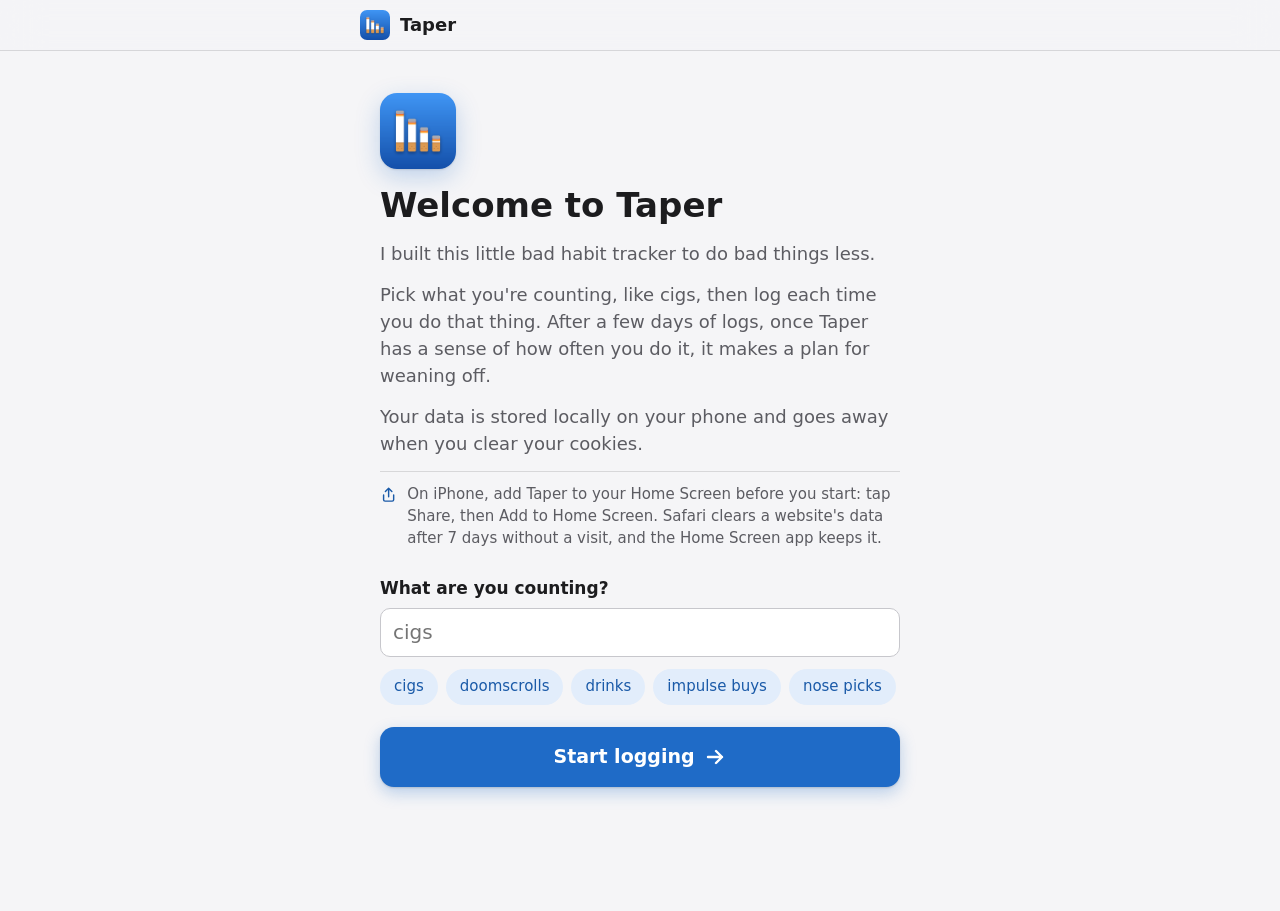
<file: docs/index.html>
<!doctype html>
<html lang="en">
<head>
<meta charset="utf-8">
<meta name="viewport" content="width=device-width, initial-scale=1, viewport-fit=cover">
<meta name="color-scheme" content="light dark">
<meta name="theme-color" content="#f5f5f7" media="(prefers-color-scheme: light)">
<meta name="theme-color" content="#000000" media="(prefers-color-scheme: dark)">
<meta name="apple-mobile-web-app-capable" content="yes">
<meta name="mobile-web-app-capable" content="yes">
<meta name="apple-mobile-web-app-status-bar-style" content="default">
<meta name="apple-mobile-web-app-title" content="Taper">
<meta name="robots" content="noindex">
<link rel="manifest" href="manifest.webmanifest">
<link rel="apple-touch-icon" href="icons/icon-180.png">
<link rel="icon" href="icons/icon-192.png" type="image/png">
<link rel="stylesheet" href="style.css">
<title>Taper</title>
<script>
  // Decide welcome or log before the page draws, so neither flashes on launch.
  try {
    var saved = JSON.parse(localStorage.getItem("taper"));
    if (!saved || !saved.unit) document.documentElement.classList.add("first-run");
  } catch (e) {
    document.documentElement.classList.add("first-run");
  }
</script>
</head>
<body>
<svg width="0" height="0" style="position:absolute" aria-hidden="true">
  <defs>
    <symbol id="i-plus" viewBox="0 0 24 24" fill="none" stroke="currentColor" stroke-width="2.2" stroke-linecap="round" stroke-linejoin="round"><circle cx="12" cy="12" r="9.5"/><path d="M12 7.5v9M7.5 12h9"/></symbol>
    <symbol id="i-clock" viewBox="0 0 24 24" fill="none" stroke="currentColor" stroke-width="2" stroke-linecap="round" stroke-linejoin="round"><circle cx="12" cy="12" r="9"/><path d="M12 7v5l3.5 2"/></symbol>
    <symbol id="i-up" viewBox="0 0 24 24" fill="none" stroke="currentColor" stroke-width="2" stroke-linecap="round" stroke-linejoin="round"><path d="M12 3v12M7.5 7.5 12 3l4.5 4.5M5 12.5V19a2 2 0 0 0 2 2h10a2 2 0 0 0 2-2v-6.5"/></symbol>
    <symbol id="i-down" viewBox="0 0 24 24" fill="none" stroke="currentColor" stroke-width="2" stroke-linecap="round" stroke-linejoin="round"><path d="M12 3v12M7.5 10.5 12 15l4.5-4.5M5 15v4a2 2 0 0 0 2 2h10a2 2 0 0 0 2-2v-4"/></symbol>
    <symbol id="i-table" viewBox="0 0 24 24" fill="none" stroke="currentColor" stroke-width="2" stroke-linecap="round" stroke-linejoin="round"><rect x="3.5" y="4" width="17" height="16" rx="2.5"/><path d="M3.5 9.5h17M3.5 14.5h17M9.5 9.5V20"/></symbol>
    <symbol id="i-info" viewBox="0 0 24 24" fill="none" stroke="currentColor" stroke-width="2" stroke-linecap="round" stroke-linejoin="round"><circle cx="12" cy="12" r="9"/><path d="M12 11v5.5M12 7.6v.01"/></symbol>
    <symbol id="i-pencil" viewBox="0 0 24 24" fill="none" stroke="currentColor" stroke-width="2" stroke-linecap="round" stroke-linejoin="round"><path d="M4 20h4.5L19.5 9a2.1 2.1 0 0 0-3-3L5.5 17 4 20z"/></symbol>
    <symbol id="i-x" viewBox="0 0 24 24" fill="none" stroke="currentColor" stroke-width="2" stroke-linecap="round" stroke-linejoin="round"><circle cx="12" cy="12" r="9"/><path d="m9 9 6 6M15 9l-6 6"/></symbol>
    <symbol id="i-trash" viewBox="0 0 24 24" fill="none" stroke="currentColor" stroke-width="2" stroke-linecap="round" stroke-linejoin="round"><path d="M4 7h16M9.5 7V4.5h5V7M6.5 7l1 13h9l1-13M10 11v5.5M14 11v5.5"/></symbol>
    <symbol id="i-undo" viewBox="0 0 24 24" fill="none" stroke="currentColor" stroke-width="2.2" stroke-linecap="round" stroke-linejoin="round"><path d="M9 14 4 9l5-5"/><path d="M4 9h10.5a5.5 5.5 0 0 1 0 11H11"/></symbol>
    <symbol id="i-alert" viewBox="0 0 24 24" fill="none" stroke="currentColor" stroke-width="2" stroke-linecap="round" stroke-linejoin="round"><path d="M12 3.5 2.5 20h19L12 3.5z"/><path d="M12 10v4.5M12 17.4v.01"/></symbol>
    <symbol id="i-check" viewBox="0 0 24 24" fill="none" stroke="currentColor" stroke-width="2.4" stroke-linecap="round" stroke-linejoin="round"><path d="m5 12.5 4.5 4.5L19 7.5"/></symbol>
    <symbol id="i-arrow" viewBox="0 0 24 24" fill="none" stroke="currentColor" stroke-width="2.4" stroke-linecap="round" stroke-linejoin="round"><path d="M5 12h14M13 6l6 6-6 6"/></symbol>
    <symbol id="i-more" viewBox="0 0 24 24" fill="none" stroke="currentColor" stroke-width="2.2" stroke-linecap="round" stroke-linejoin="round"><path d="m6 9 6 6 6-6"/></symbol>
  </defs>
</svg>

<header class="appbar">
  <div class="appbar-inner">
    <img src="icons/icon-180.png" alt="">
    <span>Taper</span>
  </div>
</header>

<main>
  <section id="welcome" aria-labelledby="welcome-h">
    <img class="welcome-icon" src="icons/icon-180.png" alt="">
    <h1 id="welcome-h">Welcome to Taper</h1>
    <p class="lead">I built this little bad habit tracker to do bad things less.</p>
    <p class="lead">Pick what you're counting, like cigs, then log each time you do that thing. After a few days of
      logs, once Taper has a sense of how often you do it, it makes a plan for weaning off.</p>
    <p class="lead">Your data is stored locally on your phone and goes away when you clear your cookies.</p>
    <div id="install-hint" class="note install-hint" hidden>
      <svg class="ic" aria-hidden="true"><use href="#i-up"/></svg>
      <p>On iPhone, add Taper to your Home Screen before you start: tap Share, then Add to Home Screen. Safari
        clears a website's data after 7 days without a visit, and the Home Screen app keeps it.</p>
    </div>
    <form id="unit-form" class="unit-form" novalidate>
      <label for="unit">What are you counting?</label>
      <input id="unit" type="text" placeholder="cigs" maxlength="24" autocomplete="off" autocapitalize="none" enterkeyhint="go">
      <div class="picks" aria-label="Ideas">
        <button type="button">cigs</button>
        <button type="button">doomscrolls</button>
        <button type="button">drinks</button>
        <button type="button">impulse buys</button>
        <button type="button">nose picks</button>
      </div>
      <button id="unit-submit" class="primary" type="submit"><span id="unit-submit-label">Start logging</span><svg class="ic" aria-hidden="true"><use href="#i-arrow"/></svg></button>
    </form>
  </section>

  <section id="today" aria-labelledby="today-date">
    <p id="today-date" class="date"></p>
    <p class="hero"><span id="count">0</span> <span id="count-note"></span></p>
    <div id="meter" class="meter" aria-hidden="true" hidden></div>
    <p id="meter-note" class="note" hidden></p>
    <p id="since" class="note"></p>
    <button id="log" class="primary" type="button"><svg class="ic" aria-hidden="true"><use href="#i-plus"/></svg><span id="log-label">Log one</span></button>
    <button id="missed-toggle" class="link" type="button" aria-expanded="false" aria-controls="missed"><svg class="ic" aria-hidden="true"><use href="#i-clock"/></svg>Add one I missed</button>
    <form id="missed" class="missed" novalidate hidden>
      <label for="missed-at">When</label>
      <input id="missed-at" type="datetime-local" required>
      <button type="submit" class="solid"><svg class="ic" aria-hidden="true"><use href="#i-check"/></svg>Add</button>
      <p id="missed-error" class="error" hidden></p>
    </form>
    <div id="backup-nudge" class="nudge" hidden>
      <svg class="ic" aria-hidden="true"><use href="#i-alert"/></svg>
      <div>
        <p id="backup-nudge-text" class="note"></p>
        <button id="backup-nudge-save" type="button" class="tinted"><svg class="ic" aria-hidden="true"><use href="#i-up"/></svg>Save a backup</button>
      </div>
    </div>
  </section>

  <section id="trends" aria-labelledby="trends-h">
    <h2 id="trends-h">Over time</h2>
    <p id="trends-empty" class="note">Your charts start with the first one you log.</p>
    <div id="trends-body" hidden>
      <div class="range" role="radiogroup" aria-label="Date range">
        <button type="button" role="radio" data-range="7">7 days</button>
        <button type="button" role="radio" data-range="30">30 days</button>
        <button type="button" role="radio" data-range="90">90 days</button>
        <button type="button" role="radio" data-range="0">All</button>
      </div>
      <div id="stats" class="stats"></div>
      <figure class="chart">
        <figcaption>
          <h3 id="day-title">Per day</h3>
          <ul id="day-legend" class="legend"></ul>
        </figcaption>
        <div id="day-chart" class="plot"></div>
        <details>
          <summary>Show the numbers</summary>
          <table id="day-table"></table>
        </details>
      </figure>
      <figure class="chart">
        <figcaption>
          <h3>Time of day</h3>
          <p class="note">Average per day in each hour</p>
        </figcaption>
        <div id="hour-chart" class="plot"></div>
        <details>
          <summary>Show the numbers</summary>
          <table id="hour-table"></table>
        </details>
      </figure>
    </div>
  </section>

  <section id="plan" aria-labelledby="plan-h">
    <h2 id="plan-h">Plan</h2>
    <p id="plan-summary" class="plan-summary"></p>
    <div id="plan-actions" class="buttons" hidden>
      <button id="plan-edit" type="button" class="tinted"><svg class="ic" aria-hidden="true"><use href="#i-pencil"/></svg><span id="plan-edit-label">Change plan</span></button>
      <button id="plan-end" type="button" class="link danger-text"><svg class="ic" aria-hidden="true"><use href="#i-x"/></svg>End plan</button>
    </div>
    <form id="plan-form" class="plan-form" novalidate hidden>
      <label class="field">Start at <input id="plan-start" type="number" inputmode="numeric" min="1" max="99" step="1" required> a day</label>
      <label class="field">Cut by <select id="plan-step"></select> every <select id="plan-every"></select></label>
      <label class="field">Starting <input id="plan-from" type="date" required></label>
      <p id="plan-preview" class="note"></p>
      <div class="buttons">
        <button type="submit" class="solid"><svg class="ic" aria-hidden="true"><use href="#i-check"/></svg>Save plan</button>
        <button id="plan-cancel" type="button" class="link">Cancel</button>
      </div>
    </form>
  </section>

  <section id="history" aria-labelledby="history-h">
    <h2 id="history-h">History</h2>
    <p id="history-empty" class="note">Nothing logged yet.</p>
    <p id="history-help" class="note" hidden>Tap a time to change it or remove it.</p>
    <ul id="history-list" class="days"></ul>
    <button id="history-more" type="button" class="link" hidden><svg class="ic" aria-hidden="true"><use href="#i-more"/></svg>Show earlier days</button>
  </section>

  <section id="settings" aria-labelledby="settings-h">
    <h2 id="settings-h">Settings</h2>
    <label class="field">Counting <input id="unit-setting" type="text" maxlength="24" autocomplete="off" autocapitalize="none"></label>
    <label class="field">My day ends at <select id="day-start"></select></label>
    <p class="note">Ones logged after midnight and before this time count toward the day before.</p>
    <p class="note backup-note">Everything stays on this phone. Save a backup now and then so you don't lose your log.</p>
    <div class="buttons">
      <button id="backup-save" type="button" class="tinted"><svg class="ic" aria-hidden="true"><use href="#i-up"/></svg>Save a backup</button>
      <button id="backup-restore" type="button" class="tinted"><svg class="ic" aria-hidden="true"><use href="#i-down"/></svg>Restore a backup</button>
      <button id="export-csv" type="button" class="link"><svg class="ic" aria-hidden="true"><use href="#i-table"/></svg>Export CSV</button>
      <button id="about" type="button" class="link"><svg class="ic" aria-hidden="true"><use href="#i-info"/></svg>About Taper</button>
    </div>
    <input id="backup-file" type="file" accept="application/json,.json" hidden>
  </section>
</main>

<div id="toast" class="toast" role="status" hidden>
  <span id="toast-text"></span>
  <button id="toast-undo" type="button"><svg class="ic" aria-hidden="true"><use href="#i-undo"/></svg>Undo</button>
</div>

<script src="app.js"></script>
</body>
</html>
</file>
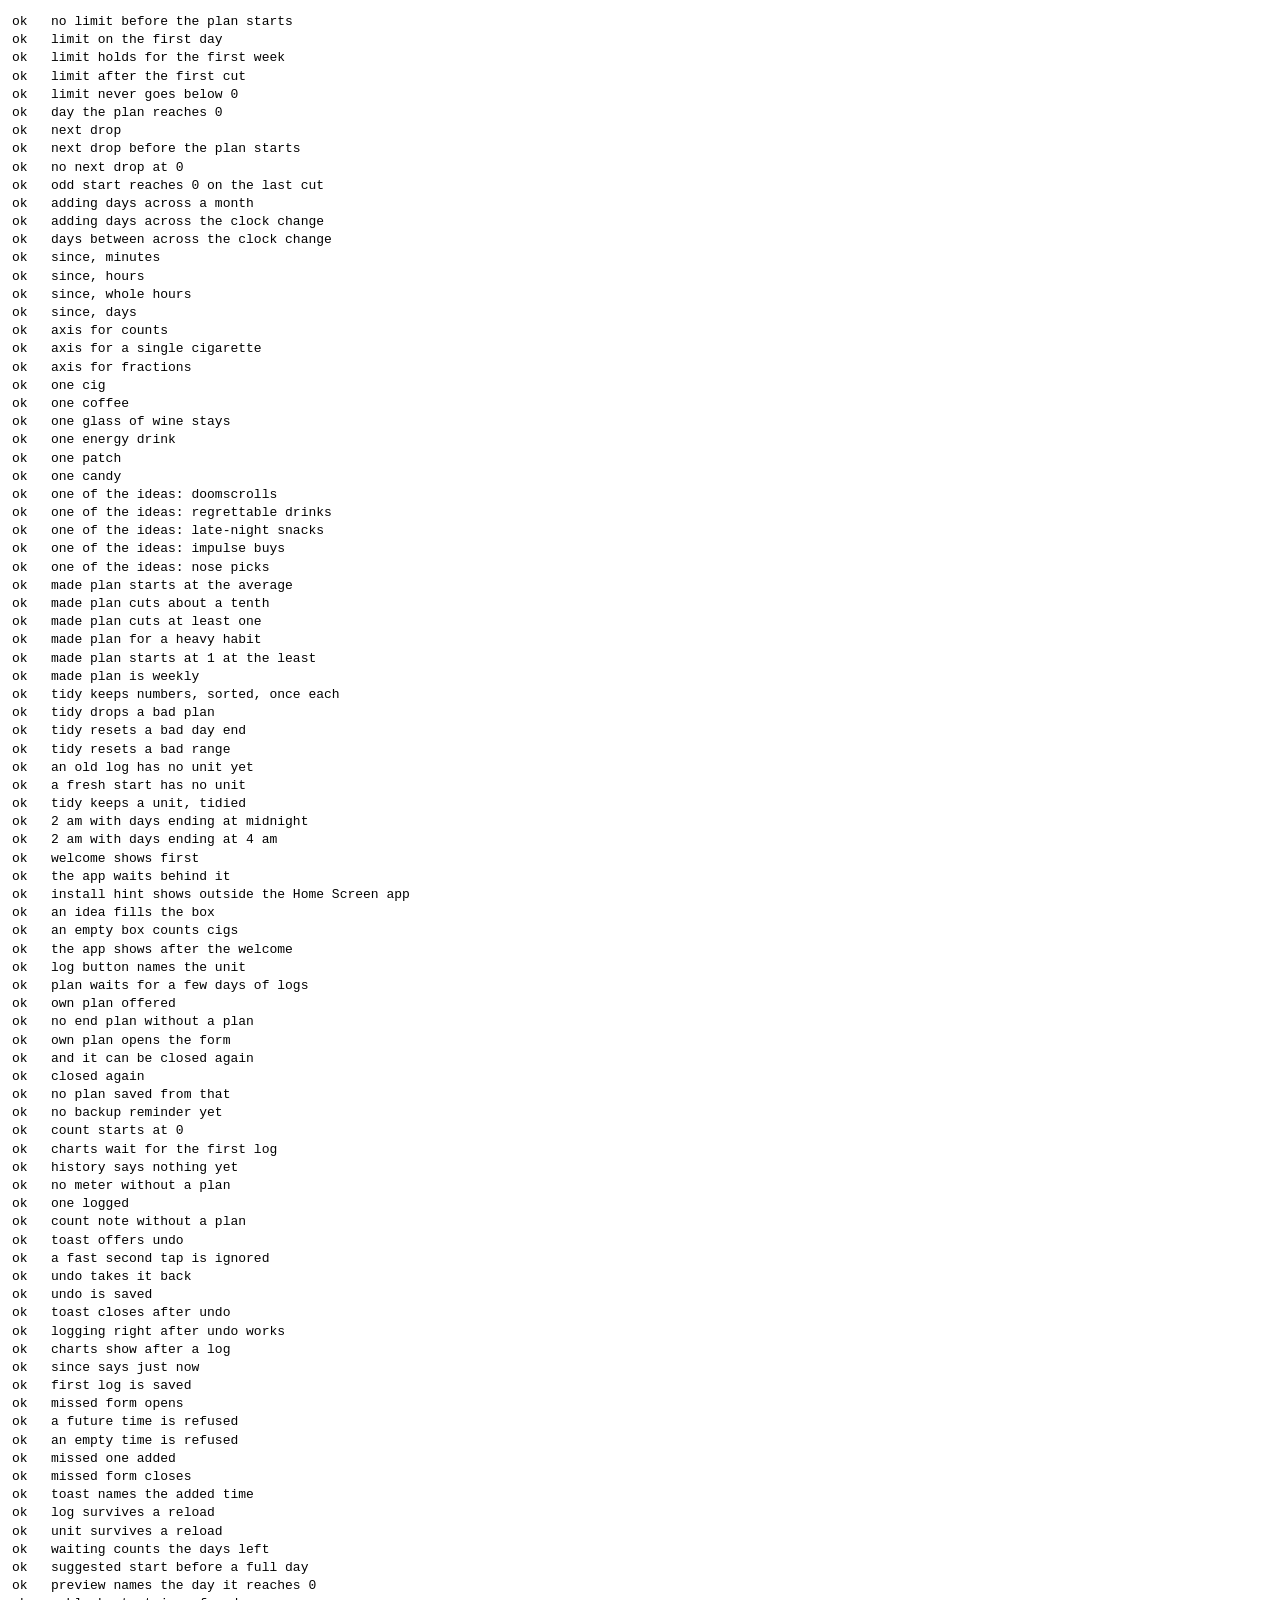
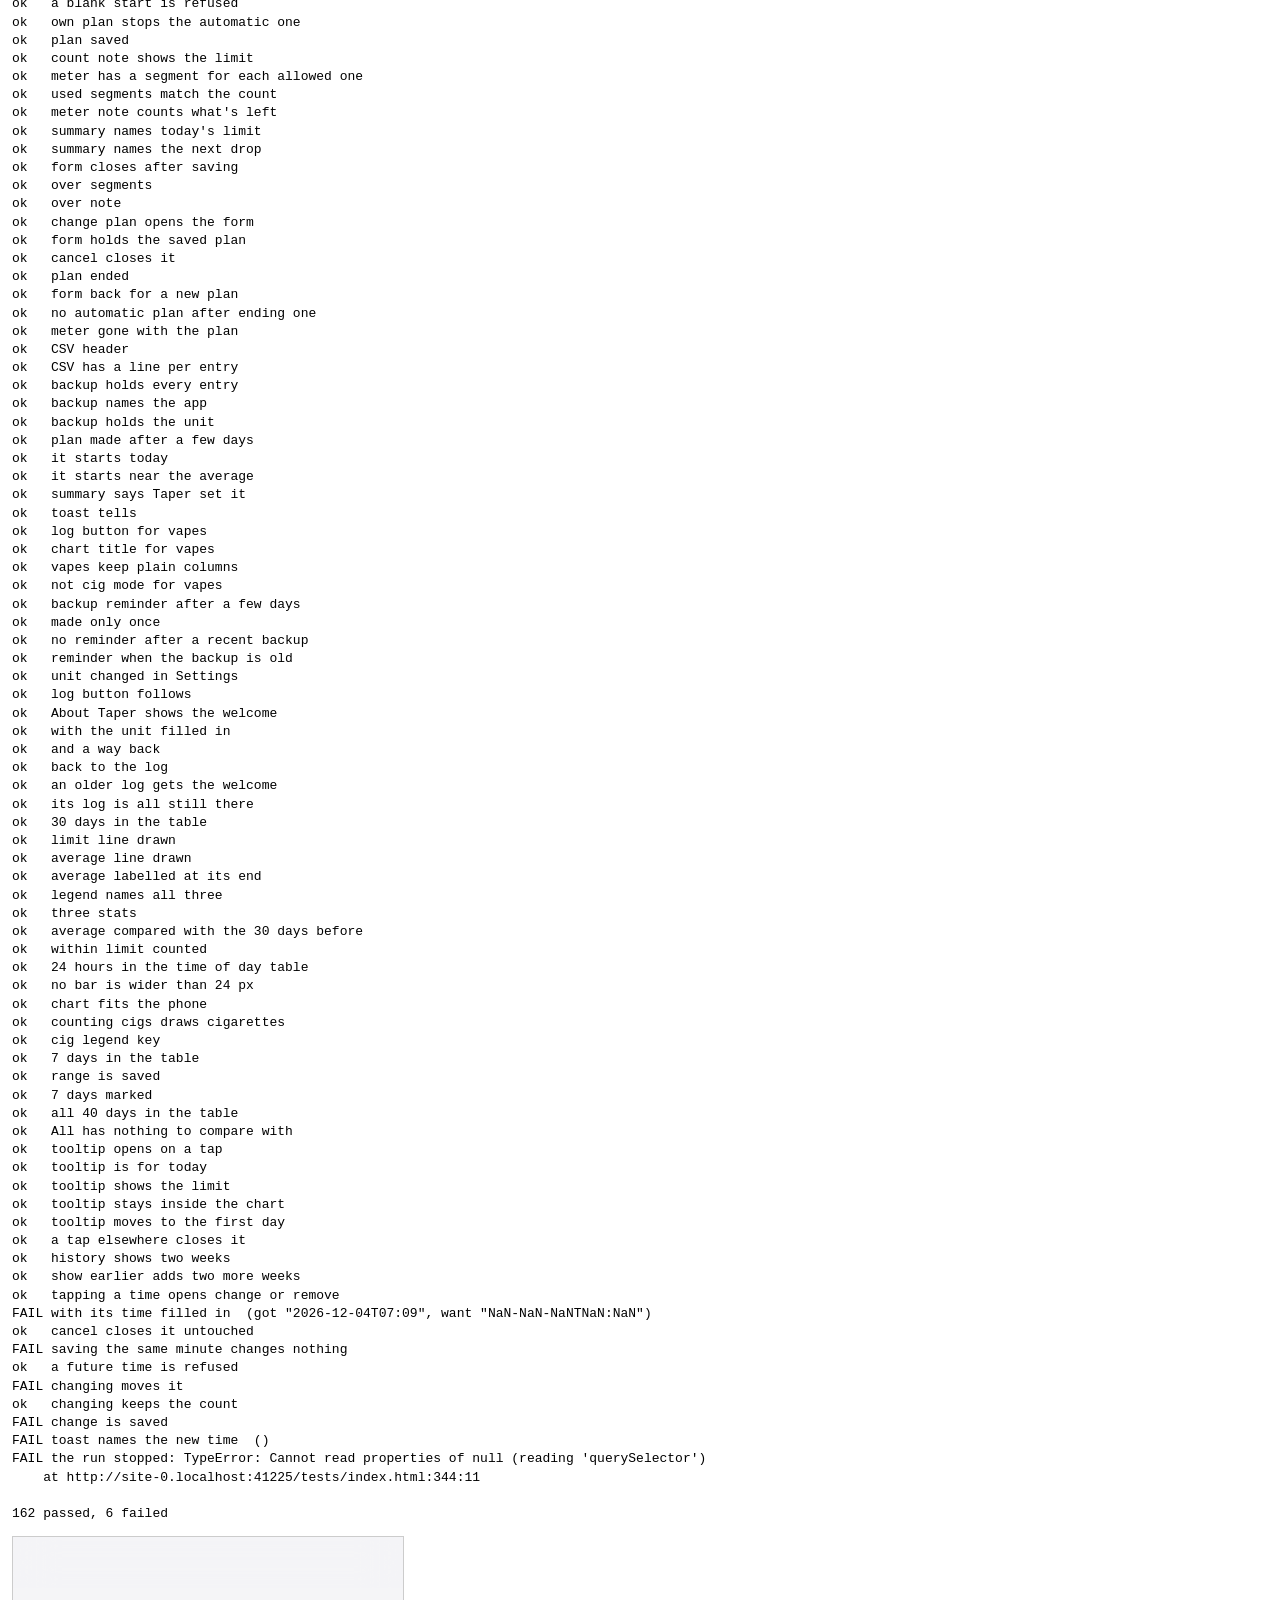
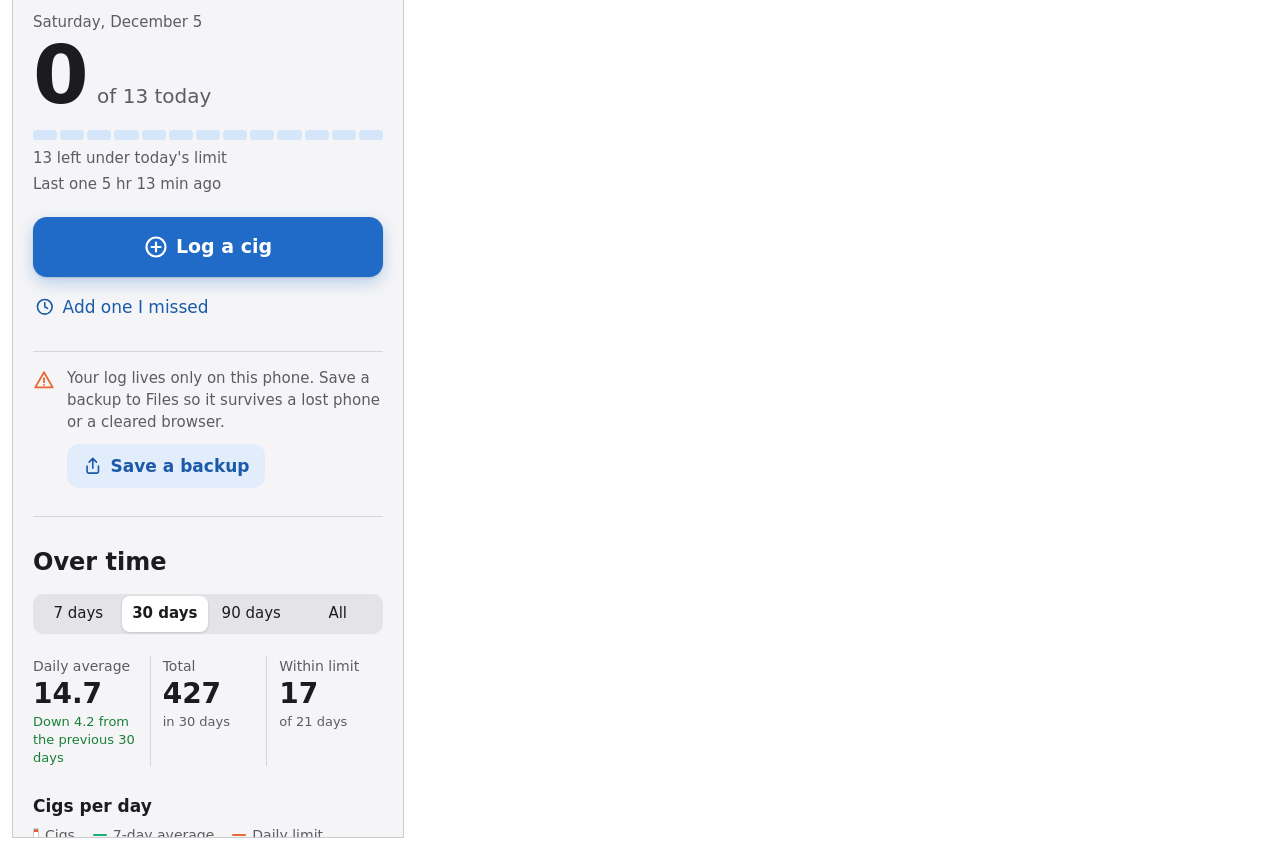
<file: tests/index.html>
<!doctype html>
<html lang="en">
<head>
<meta charset="utf-8">
<title>Taper tests</title>
<!-- Run with: python3 -I -B tools/run_tests.py . tests/index.html
     Opens the app in a phone-sized frame, drives it, and sets the title to PASSED or FAILED. -->
<style>
  body { font: 13px/1.4 ui-monospace, Menlo, monospace; margin: 12px; }
  iframe { width: 390px; height: 900px; border: 1px solid #ccc; }
</style>
<script src="fixtures.js"></script>
</head>
<body>
<pre id="out"></pre>
<iframe id="app" title="Taper under test"></iframe>
<script>
(async function () {
  "use strict";
  const out = document.getElementById("out");
  let passed = 0, failed = 0;

  const log = line => { out.textContent += line + "\n"; };
  function check(name, ok, detail) {
    if (ok) { passed++; log("ok   " + name); }
    else { failed++; log("FAIL " + name + (detail !== undefined ? "  (" + detail + ")" : "")); }
  }
  const eq = (name, got, want) => check(name, got === want, "got " + JSON.stringify(got) + ", want " + JSON.stringify(want));

  // The frame is blanked first: a storage change would otherwise reach the app still open in it.
  const load = (f, src) => new Promise(resolve => { f.onload = () => resolve(f.contentWindow); f.src = src; });
  async function open(state) {
    const f = document.getElementById("app");
    await load(f, "about:blank");
    if (state) localStorage.setItem("taper", JSON.stringify(state));
    else localStorage.removeItem("taper");
    return load(f, "../docs/index.html?run=" + Math.random());
  }

  const pad = n => String(n).padStart(2, "0");
  const localValue = ms => {
    const d = new Date(ms);
    return d.getFullYear() + "-" + pad(d.getMonth() + 1) + "-" + pad(d.getDate()) + "T" + pad(d.getHours()) + ":" + pad(d.getMinutes());
  };
  const saved = () => JSON.parse(localStorage.getItem("taper"));

  try {
    // ---------- the sums ----------
    let w = await open(null);
    let T = w.Taper;
    const plan = { start: 10, step: 2, every: 7, from: "2026-01-05" };
    eq("no limit before the plan starts", T.limitOn("2026-01-04", plan), null);
    eq("limit on the first day", T.limitOn("2026-01-05", plan), 10);
    eq("limit holds for the first week", T.limitOn("2026-01-11", plan), 10);
    eq("limit after the first cut", T.limitOn("2026-01-12", plan), 8);
    eq("limit never goes below 0", T.limitOn("2026-06-01", plan), 0);
    eq("day the plan reaches 0", T.zeroDay(plan), "2026-02-09");
    eq("next drop", JSON.stringify(T.nextDrop("2026-01-06", plan)), JSON.stringify({ key: "2026-01-12", limit: 8 }));
    eq("next drop before the plan starts", JSON.stringify(T.nextDrop("2026-01-01", plan)), JSON.stringify({ key: "2026-01-05", limit: 10 }));
    eq("no next drop at 0", T.nextDrop("2026-03-01", plan), null);
    eq("odd start reaches 0 on the last cut", T.zeroDay({ start: 5, step: 2, every: 7, from: "2026-01-05" }), "2026-01-26");
    eq("adding days across a month", T.addDays("2026-01-30", 3), "2026-02-02");
    eq("adding days across the clock change", T.addDays("2026-03-07", 2), "2026-03-09");
    eq("days between across the clock change", T.daysBetween("2026-03-01", "2026-03-15"), 14);
    eq("since, minutes", T.since(5 * 60000), "5 min");
    eq("since, hours", T.since(84 * 60000), "1 hr 24 min");
    eq("since, whole hours", T.since(120 * 60000), "2 hr");
    eq("since, days", T.since(26 * 3600000), "1 day 2 hr");
    eq("axis for counts", JSON.stringify(T.niceScale(13, true)), JSON.stringify({ step: 5, top: 15 }));
    eq("axis for a single cigarette", JSON.stringify(T.niceScale(1, true)), JSON.stringify({ step: 1, top: 1 }));
    eq("axis for fractions", T.niceScale(0.3, false).step, 0.1);
    eq("one cig", T.single("cigs"), "cig");
    eq("one coffee", T.single("coffees"), "coffee");
    eq("one glass of wine stays", T.single("glass of wine"), "glass of wine");
    eq("one energy drink", T.single("energy drinks"), "energy drink");
    eq("one patch", T.single("patches"), "patch");
    eq("one candy", T.single("candies"), "candy");
    for (const [many, each] of [["doomscrolls", "doomscroll"], ["regrettable drinks", "regrettable drink"],
      ["late-night snacks", "late-night snack"], ["impulse buys", "impulse buy"], ["nose picks", "nose pick"]]) {
      eq("one of the ideas: " + many, T.single(many), each);
    }
    eq("made plan starts at the average", T.makePlanFrom(14.4, "2026-01-05").start, 14);
    eq("made plan cuts about a tenth", T.makePlanFrom(14.4, "2026-01-05").step, 1);
    eq("made plan cuts at least one", T.makePlanFrom(3, "2026-01-05").step, 1);
    eq("made plan for a heavy habit", T.makePlanFrom(30, "2026-01-05").step, 3);
    eq("made plan starts at 1 at the least", T.makePlanFrom(0.2, "2026-01-05").start, 1);
    eq("made plan is weekly", T.makePlanFrom(10, "2026-01-05").every, 7);
    const tidied = T.tidy({ entries: [3, 1, "x", 2, 2, NaN], plan: { start: 0 }, dayStart: 9, range: 12 });
    eq("tidy keeps numbers, sorted, once each", JSON.stringify(tidied.entries), "[1,2,3]");
    eq("tidy drops a bad plan", tidied.plan, null);
    eq("tidy resets a bad day end", tidied.dayStart, 0);
    eq("tidy resets a bad range", tidied.range, 30);
    eq("an old log has no unit yet", tidied.unit, null);
    eq("a fresh start has no unit", T.tidy({ entries: [] }).unit, null);
    eq("tidy keeps a unit, tidied", T.tidy({ unit: "  Energy   Drinks ", entries: [] }).unit, "energy drinks");
    const twoAm = new Date(2026, 4, 10, 2, 0).getTime();
    eq("2 am with days ending at midnight", T.dayKey(twoAm), "2026-05-10");
    T.state.dayStart = 4;
    eq("2 am with days ending at 4 am", T.dayKey(twoAm), "2026-05-09");
    T.state.dayStart = 0;

    // ---------- a first run: the welcome ----------
    let d = w.document;
    let $ = s => d.querySelector(s);
    check("welcome shows first", d.documentElement.classList.contains("first-run") && $("#welcome").offsetHeight > 0);
    check("the app waits behind it", $("#today").offsetHeight === 0 && $("#settings").offsetHeight === 0);
    check("install hint shows outside the Home Screen app", !$("#install-hint").hidden);
    d.querySelectorAll("#welcome .picks button")[2].click();
    eq("an idea fills the box", $("#unit").value, "drinks");
    $("#unit").value = "";
    $("#unit-form").requestSubmit();
    eq("an empty box counts cigs", saved().unit, "cigs");
    check("the app shows after the welcome", !d.documentElement.classList.contains("first-run") && $("#today").offsetHeight > 0);
    eq("log button names the unit", $("#log").textContent, "Log a cig");
    check("plan waits for a few days of logs", $("#plan-form").hidden && /Log as usual for a few days/.test($("#plan-summary").textContent), $("#plan-summary").textContent);
    eq("own plan offered", $("#plan-edit").textContent, "Set my own plan");
    check("no end plan without a plan", $("#plan-end").hidden);
    $("#plan-edit").click();
    check("own plan opens the form", !$("#plan-form").hidden);
    check("and it can be closed again", !$("#plan-cancel").hidden);
    $("#plan-cancel").click();
    check("closed again", $("#plan-form").hidden);
    eq("no plan saved from that", saved().plan, null);
    check("no backup reminder yet", $("#backup-nudge").hidden);
    eq("count starts at 0", $("#count").textContent, "0");
    check("charts wait for the first log", !$("#trends-empty").hidden && $("#trends-body").hidden);
    check("history says nothing yet", !$("#history-empty").hidden);
    check("no meter without a plan", $("#meter").hidden && $("#meter-note").hidden);

    // ---------- logging, undo, the double tap guard ----------
    $("#log").click();
    eq("one logged", $("#count").textContent, "1");
    eq("count note without a plan", $("#count-note").textContent, "cig today");
    check("toast offers undo", !$("#toast").hidden && !$("#toast-undo").hidden);
    $("#log").click();
    eq("a fast second tap is ignored", $("#count").textContent, "1");
    $("#toast-undo").click();
    eq("undo takes it back", $("#count").textContent, "0");
    eq("undo is saved", saved().entries.length, 0);
    check("toast closes after undo", $("#toast").hidden);
    $("#log").click();
    eq("logging right after undo works", $("#count").textContent, "1");
    check("charts show after a log", $("#trends-empty").hidden && !$("#trends-body").hidden);
    check("since says just now", /just now/.test($("#since").textContent), $("#since").textContent);
    eq("first log is saved", saved().entries.length, 1);

    // ---------- adding one missed ----------
    $("#missed-toggle").click();
    check("missed form opens", !$("#missed").hidden);
    $("#missed-at").value = localValue(Date.now() + 3600000);
    $("#missed").requestSubmit();
    check("a future time is refused", !$("#missed-error").hidden && /hasn't happened/.test($("#missed-error").textContent), $("#missed-error").textContent);
    $("#missed-at").value = "";
    $("#missed").requestSubmit();
    check("an empty time is refused", /Pick a date/.test($("#missed-error").textContent));
    $("#missed-at").value = localValue(Date.now() - 3 * 60000);
    $("#missed").requestSubmit();
    eq("missed one added", T.state.entries.length, 2);
    check("missed form closes", $("#missed").hidden);
    check("toast names the added time", /^Added one at /.test($("#toast-text").textContent), $("#toast-text").textContent);

    // ---------- it survives a reload ----------
    w = await open(saved());
    T = w.Taper; d = w.document; $ = s => d.querySelector(s);
    eq("log survives a reload", T.state.entries.length, 2);
    eq("unit survives a reload", $("#log").textContent, "Log a cig");
    check("waiting counts the days left", /Log as usual for 3 more days/.test($("#plan-summary").textContent), $("#plan-summary").textContent);

    // ---------- a plan of your own ----------
    $("#plan-edit").click();
    eq("suggested start before a full day", $("#plan-start").value, "10");

    // ---------- a plan ----------
    $("#plan-start").value = "5";
    $("#plan-step").value = "1";
    $("#plan-every").value = "7";
    $("#plan-from").value = T.dayKey(Date.now());
    $("#plan-form").dispatchEvent(new w.Event("input", { bubbles: true }));
    check("preview names the day it reaches 0", /reaches 0 on/.test($("#plan-preview").textContent), $("#plan-preview").textContent);
    $("#plan-start").value = "";
    $("#plan-form").requestSubmit();
    eq("a blank start is refused", T.state.plan, null);
    $("#plan-start").value = "5";
    $("#plan-form").requestSubmit();
    check("own plan stops the automatic one", saved().autoPlanned === true);
    eq("plan saved", JSON.stringify(saved().plan), JSON.stringify({ start: 5, step: 1, every: 7, from: T.dayKey(Date.now()) }));
    eq("count note shows the limit", $("#count-note").textContent, "of 5 today");
    const today = Number($("#count").textContent);
    eq("meter has a segment for each allowed one", $("#meter").children.length, Math.max(5, today));
    eq("used segments match the count", $("#meter").querySelectorAll(".used").length, Math.min(5, today));
    check("meter note counts what's left", /left under today's limit/.test($("#meter-note").textContent), $("#meter-note").textContent);
    check("summary names today's limit", /Today's limit is 5\./.test($("#plan-summary").textContent), $("#plan-summary").textContent);
    check("summary names the next drop", /drops to 4 on/.test($("#plan-summary").textContent), $("#plan-summary").textContent);
    check("form closes after saving", $("#plan-form").hidden && !$("#plan-actions").hidden);

    // over the limit
    const base = Date.now() - 60000;
    for (let i = 0; i < 6; i++) T.state.entries.push(base - (i + 10) * 1000);
    T.state.entries.sort((a, b) => a - b);
    T.render();
    const now = Number($("#count").textContent);
    eq("over segments", $("#meter").querySelectorAll(".over").length, now - 5);
    eq("over note", $("#meter-note").textContent, (now - 5) + " over today's limit");

    // change, then end the plan
    $("#plan-edit").click();
    check("change plan opens the form", !$("#plan-form").hidden);
    eq("form holds the saved plan", $("#plan-start").value, "5");
    $("#plan-cancel").click();
    check("cancel closes it", $("#plan-form").hidden);
    w.confirm = () => true;
    $("#plan-end").click();
    eq("plan ended", T.state.plan, null);
    check("form back for a new plan", !$("#plan-form").hidden);
    check("no automatic plan after ending one", T.render() === undefined && T.state.plan === null);
    check("meter gone with the plan", $("#meter").hidden);

    // ---------- the files ----------
    const csv = await T.csvFile().text();
    const lines = csv.trim().split("\n");
    eq("CSV header", lines[0], "time,local_time,day");
    eq("CSV has a line per entry", lines.length - 1, T.state.entries.length);
    const backup = JSON.parse(await T.backupFile().text());
    eq("backup holds every entry", backup.entries.length, T.state.entries.length);
    eq("backup names the app", backup.app, "taper");
    eq("backup holds the unit", backup.unit, "cigs");

    // ---------- the automatic plan, from a few days of logs ----------
    w = await open(Object.assign(TaperFixtures.week(), { unit: "vapes" }));
    T = w.Taper; d = w.document; $ = s => d.querySelector(s);
    const auto = saved().plan;
    check("plan made after a few days", !!auto && auto.auto === true, JSON.stringify(auto));
    eq("it starts today", auto.from, T.dayKey(Date.now()));
    check("it starts near the average", auto.start >= 12 && auto.start <= 16, auto.start);
    check("summary says Taper set it", /Taper set it from your first days/.test($("#plan-summary").textContent), $("#plan-summary").textContent);
    check("toast tells", /made your plan/.test($("#toast-text").textContent), $("#toast-text").textContent);
    eq("log button for vapes", $("#log").textContent, "Log a vape");
    eq("chart title for vapes", $("#day-title").textContent, "Vapes per day");
    check("vapes keep plain columns", !d.querySelector("#day-chart .cig") && !!d.querySelector("#day-chart path.bar"));
    eq("not cig mode for vapes", T.cigMode(), false);
    check("backup reminder after a few days", !$("#backup-nudge").hidden && /only on this phone/.test($("#backup-nudge-text").textContent));
    w = await open(saved());
    T = w.Taper; d = w.document; $ = s => d.querySelector(s);
    eq("made only once", JSON.stringify(saved().plan), JSON.stringify(auto));
    const fresh = Date.now() - 3600000;
    w = await open(Object.assign(TaperFixtures.week(), { unit: "vapes", backedUp: fresh }));
    d = w.document; $ = s => d.querySelector(s);
    check("no reminder after a recent backup", $("#backup-nudge").hidden);
    w = await open(Object.assign(TaperFixtures.week(), { unit: "vapes", backedUp: Date.now() - 4 * 864e5 - 20 * 864e5 }));
    d = w.document; $ = s => d.querySelector(s);
    check("reminder when the backup is old", !$("#backup-nudge").hidden && /last backup was 24 days ago/.test($("#backup-nudge-text").textContent), $("#backup-nudge-text").textContent);
    $("#unit-setting").value = "Energy Drinks";
    $("#unit-setting").dispatchEvent(new w.Event("change", { bubbles: true }));
    eq("unit changed in Settings", saved().unit, "energy drinks");
    eq("log button follows", $("#log").textContent, "Log an energy drink");
    $("#about").click();
    check("About Taper shows the welcome", d.documentElement.classList.contains("first-run"));
    eq("with the unit filled in", $("#unit").value, "energy drinks");
    eq("and a way back", $("#unit-submit").textContent.trim(), "Back to my log");
    $("#unit-form").requestSubmit();
    check("back to the log", !d.documentElement.classList.contains("first-run") && saved().unit === "energy drinks");

    // ---------- a log from before the unit was asked ----------
    const old = TaperFixtures.week();
    delete old.unit;
    w = await open(old);
    d = w.document; $ = s => d.querySelector(s);
    check("an older log gets the welcome", d.documentElement.classList.contains("first-run"));
    $("#unit").value = "cigs";
    $("#unit-form").requestSubmit();
    eq("its log is all still there", saved().entries.length, old.entries.length);

    // ---------- charts with a month of made-up logs ----------
    w = await open(TaperFixtures.month());
    T = w.Taper; d = w.document; $ = s => d.querySelector(s);
    const rows = id => d.querySelectorAll(id + " tbody tr").length;
    eq("30 days in the table", rows("#day-table"), 30);
    check("limit line drawn", !!$("#day-chart .limit-line"));
    check("average line drawn", !!$("#day-chart .avg-line"));
    check("average labelled at its end", !!$("#day-chart .end-label"));
    eq("legend names all three", d.querySelectorAll("#day-legend li").length, 3);
    eq("three stats", d.querySelectorAll("#stats .stat").length, 3);
    check("average compared with the 30 days before", /previous 30 days/.test($("#stats").textContent), $("#stats").textContent);
    check("within limit counted", /Within limit/.test($("#stats").textContent));
    eq("24 hours in the time of day table", rows("#hour-table"), 24);
    check("no bar is wider than 24 px", Array.from(d.querySelectorAll("#day-chart .bar")).every(b => b.getBBox().width <= 24.01));
    const svg = $("#day-chart svg");
    check("chart fits the phone", svg.getBoundingClientRect().width <= d.documentElement.clientWidth);
    check("counting cigs draws cigarettes", d.querySelectorAll("#day-chart .bar.cig").length > 0 && !!$("#day-chart .cig-filter") && !!$("#day-chart .cig-ember"));
    check("cig legend key", d.documentElement.classList.contains("cigs"));

    d.querySelector('.range [data-range="7"]').click();
    eq("7 days in the table", rows("#day-table"), 7);
    eq("range is saved", saved().range, 7);
    eq("7 days marked", d.querySelector('.range [data-range="7"]').getAttribute("aria-checked"), "true");
    d.querySelector('.range [data-range="0"]').click();
    eq("all 40 days in the table", rows("#day-table"), 40);
    check("All has nothing to compare with", !/previous/.test($("#stats").textContent));

    // tooltip: a tap on the newest column, then a tap elsewhere
    d.querySelector('.range [data-range="30"]').click();
    const hit = $("#day-chart .hit").getBoundingClientRect();
    $("#day-chart .hit").dispatchEvent(new w.PointerEvent("pointerdown", { bubbles: true, clientX: hit.right - 2, clientY: hit.top + 60, pointerType: "touch" }));
    const tip = $("#day-chart .tip");
    check("tooltip opens on a tap", !tip.hidden);
    check("tooltip is for today", /^Today/.test(tip.querySelector(".tip-title").textContent), tip.textContent);
    check("tooltip shows the limit", /limit/.test(tip.textContent), tip.textContent);
    const width = $("#day-chart svg").clientWidth;
    check("tooltip stays inside the chart", tip.offsetLeft >= 0 && tip.offsetLeft + tip.offsetWidth <= width + 1, tip.offsetLeft + " + " + tip.offsetWidth + " in " + width);
    $("#day-chart .hit").dispatchEvent(new w.PointerEvent("pointerdown", { bubbles: true, clientX: hit.left + 2, clientY: hit.top + 60, pointerType: "touch" }));
    check("tooltip moves to the first day", !/^Today/.test(tip.querySelector(".tip-title").textContent));
    d.body.dispatchEvent(new w.PointerEvent("pointerdown", { bubbles: true }));
    check("a tap elsewhere closes it", tip.hidden);

    // ---------- history ----------
    eq("history shows two weeks", d.querySelectorAll("#history-list .day").length, 14);
    $("#history-more").click();
    eq("show earlier adds two more weeks", d.querySelectorAll("#history-list .day").length, 28);
    const before = T.state.entries.length;
    const firstTime = () => d.querySelector("#history-list .time");
    const newest = T.state.entries.find(t => T.dayKey(t) === T.dayKey(Date.now()));   // the first time shown: today's earliest
    firstTime().click();
    const edit = () => d.querySelector("#history-list .edit");
    check("tapping a time opens change or remove", !!edit());
    eq("with its time filled in", edit().querySelector("input").value, localValue(newest));
    edit().querySelector(".link").click();
    check("cancel closes it untouched", !edit() && T.state.entries.length === before);
    firstTime().click();
    edit().requestSubmit();
    check("saving the same minute changes nothing", !edit() && T.state.entries.includes(newest));
    firstTime().click();
    edit().querySelector("input").value = localValue(Date.now() + 3600000);
    edit().requestSubmit();
    check("a future time is refused", !!edit() && /hasn't happened/.test(edit().querySelector(".error").textContent));
    const moved = newest - 10 * 60000;
    edit().querySelector("input").value = localValue(moved);
    edit().requestSubmit();
    const movedTo = new Date(localValue(moved)).getTime();
    check("changing moves it", !T.state.entries.includes(newest) && T.state.entries.includes(movedTo));
    eq("changing keeps the count", T.state.entries.length, before);
    check("change is saved", saved().entries.includes(movedTo));
    check("toast names the new time", /^Moved to /.test($("#toast-text").textContent), $("#toast-text").textContent);
    firstTime().click();
    edit().querySelector(".danger").click();
    eq("remove takes one out", T.state.entries.length, before - 1);
    eq("removal is saved", saved().entries.length, before - 1);

    // ---------- day end setting ----------
    const sel = $("#day-start");
    sel.value = "4";
    sel.dispatchEvent(new w.Event("change", { bubbles: true }));
    eq("day end is saved", saved().dayStart, 4);
    eq("time of day chart starts at 4 am", $("#hour-table tbody tr").firstChild.textContent, "4 AM to 5 AM");

    // ---------- a long log draws weeks ----------
    w = await open(TaperFixtures.year());
    d = w.document; $ = s => d.querySelector(s);
    eq("long range switches to weeks", $("#day-title").textContent, "Average per day, by week");
    eq("weeks table header", d.querySelector("#day-table th").textContent, "Week of");
    check("week rows", rows("#day-table") >= 28 && rows("#day-table") <= 30, rows("#day-table"));
  } catch (e) {
    failed++;
    log("FAIL the run stopped: " + (e && e.stack ? e.stack : e));
  }

  log("\n" + passed + " passed, " + failed + " failed");
  document.title = failed ? "FAILED" : "PASSED";
})();
</script>
</body>
</html>
</file>
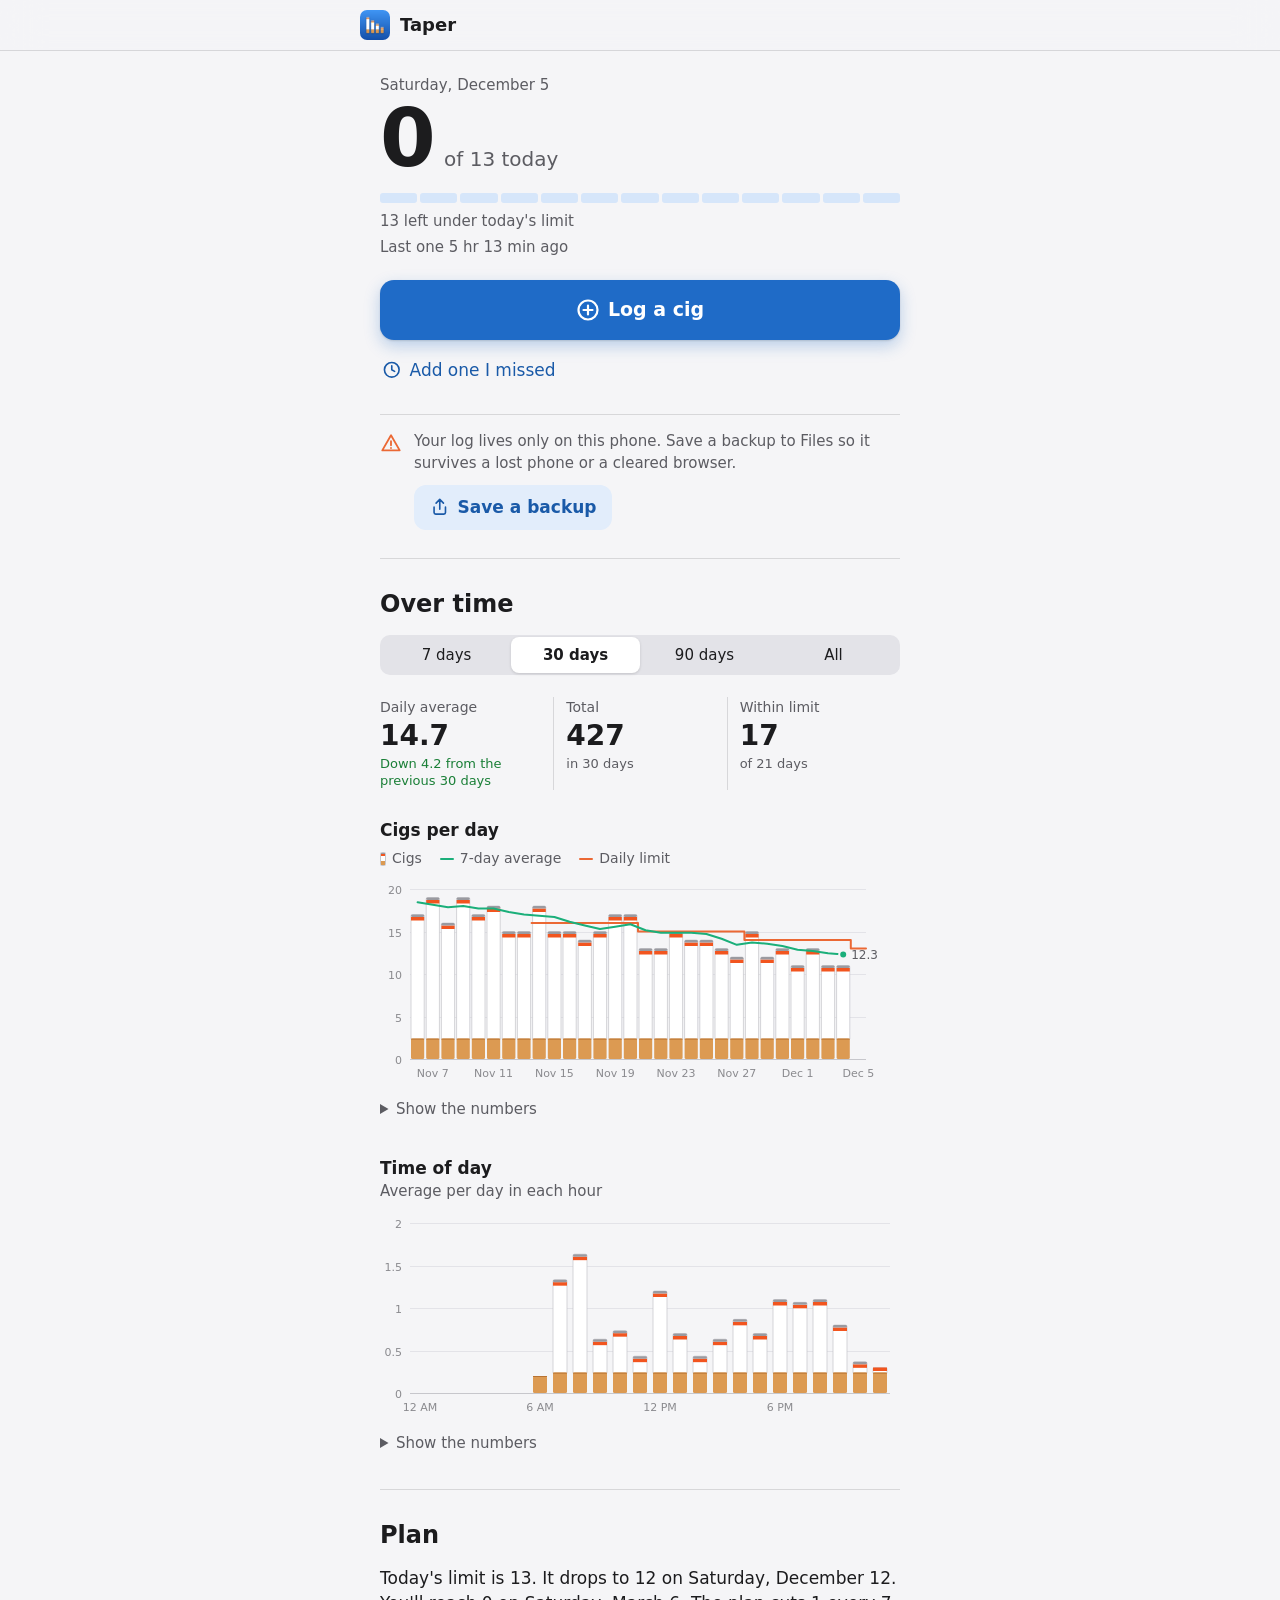
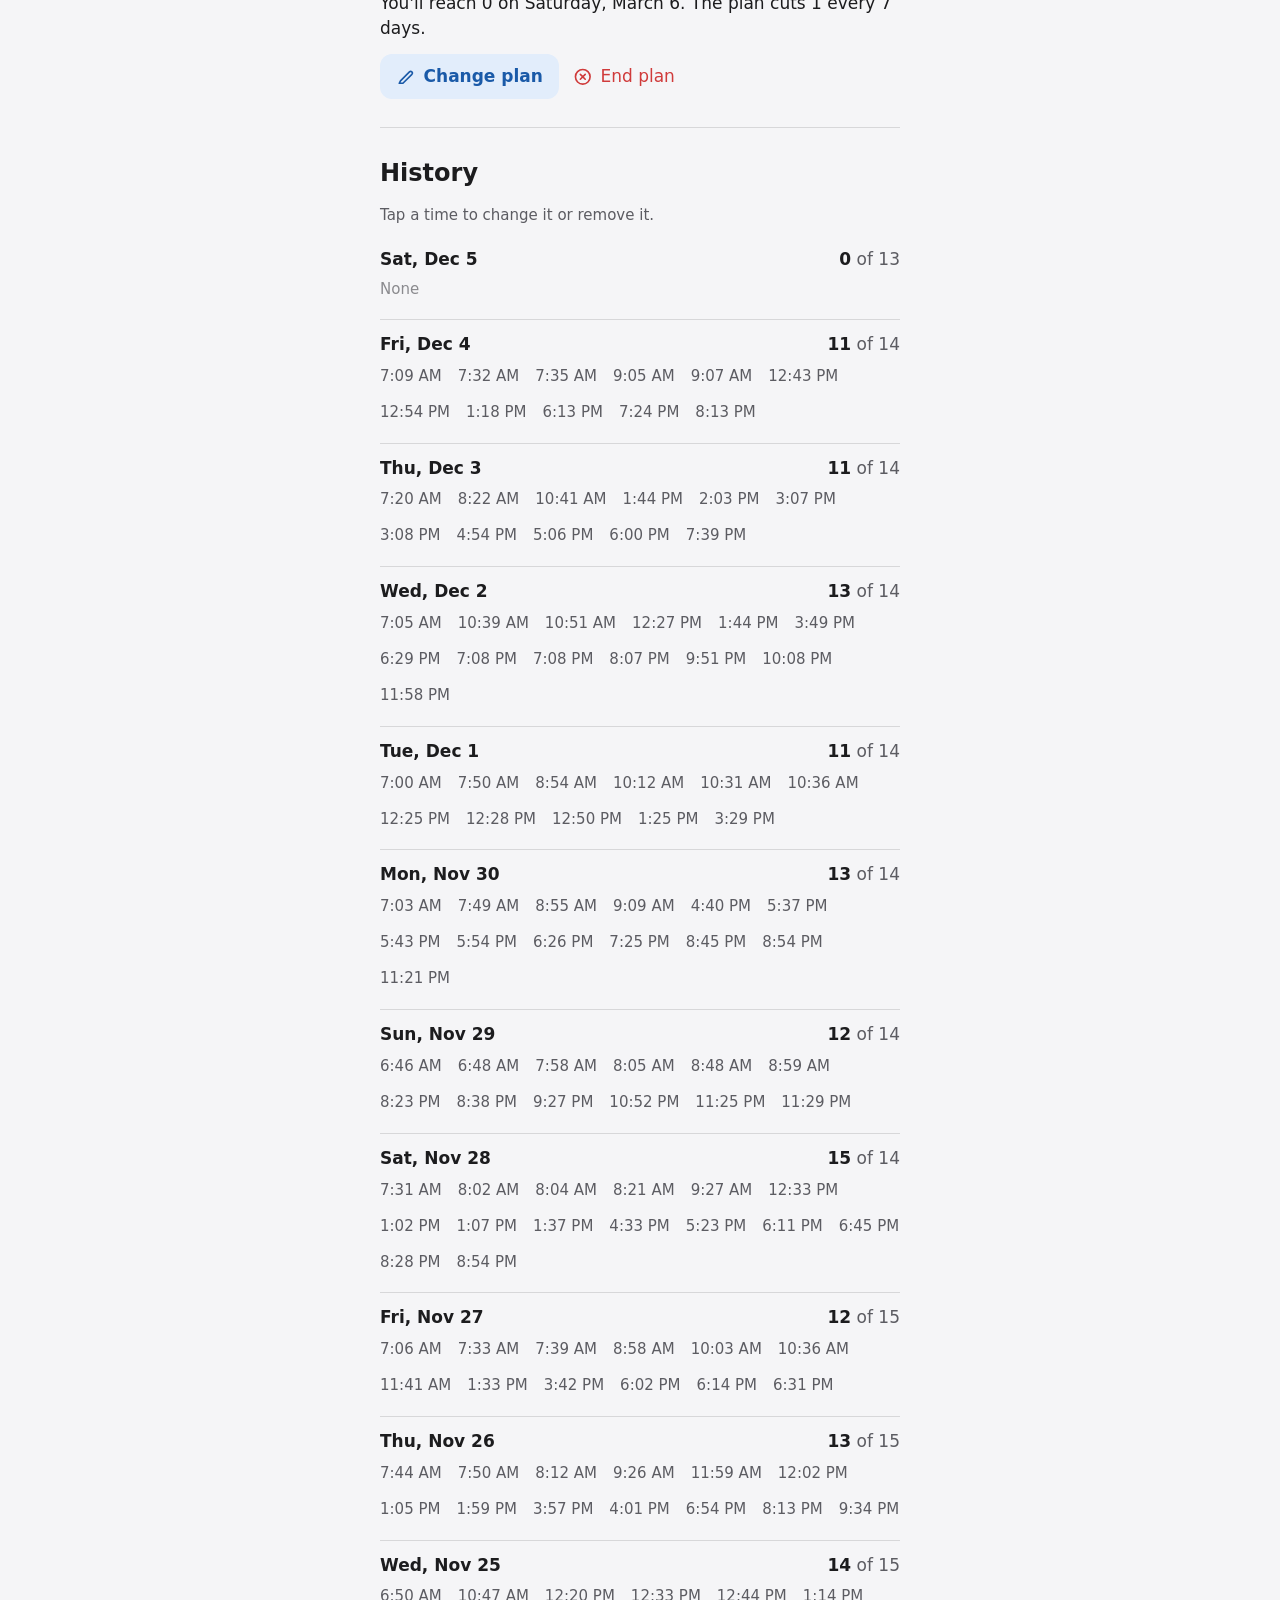
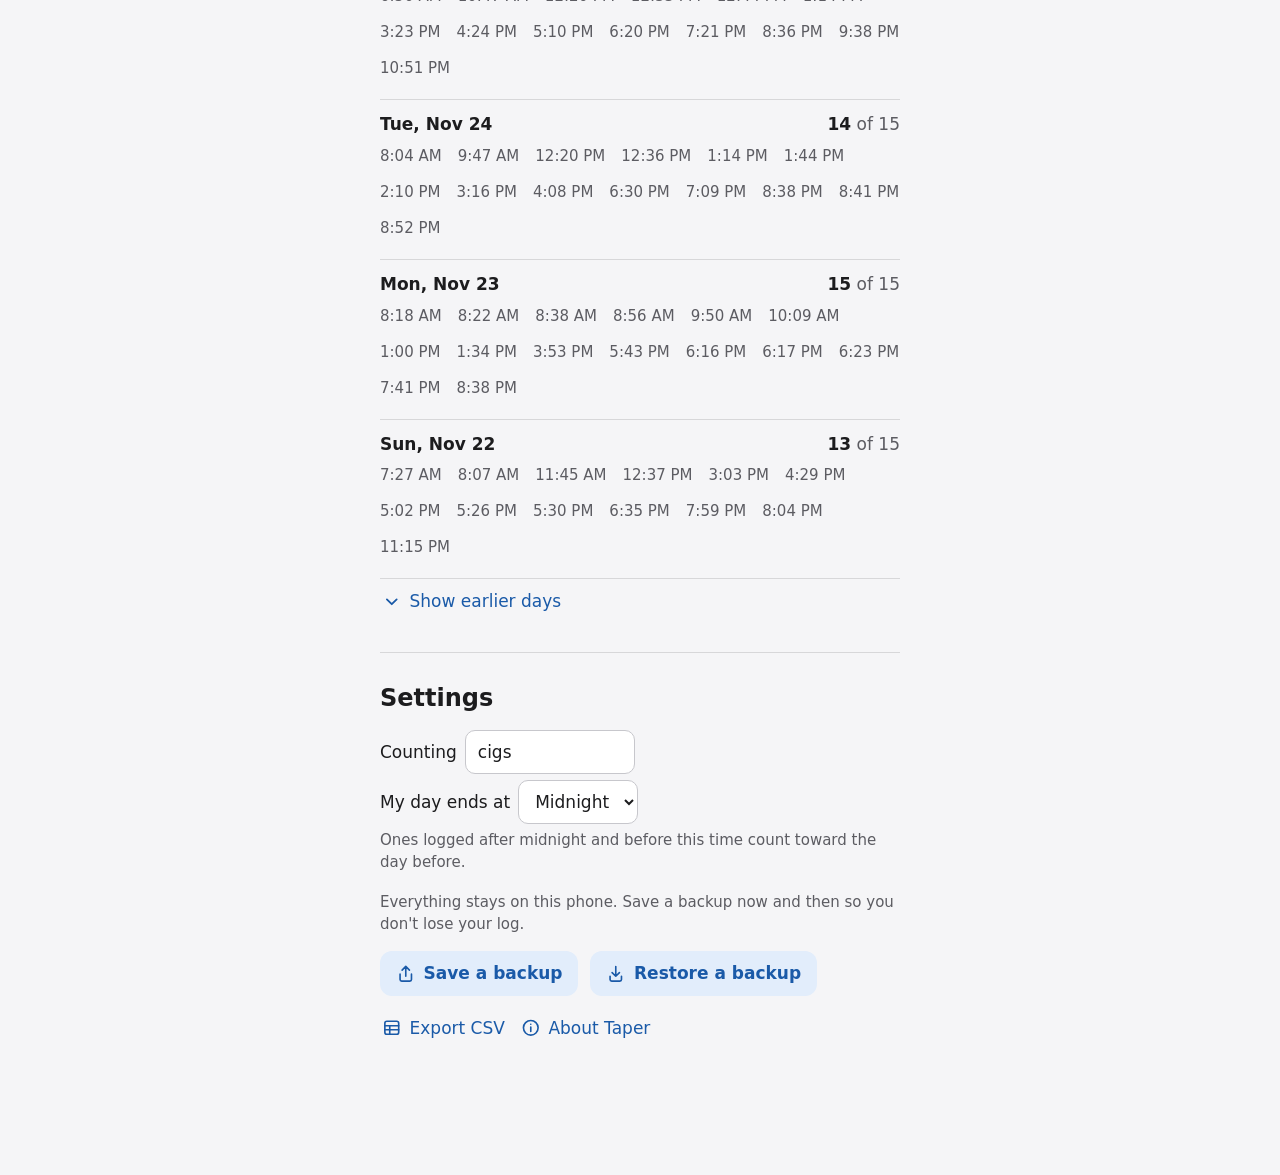
<file: tests/seed.html>
<!doctype html>
<html lang="en">
<head>
<meta charset="utf-8">
<title>Taper seed</title>
<!-- Fills the app's storage with a made-up log, then opens the app. For screenshots:
     tests/seed.html?f=month (or fresh, week, year) and optionally &range=7, 30, 90 or 0 and &unit=cigs. -->
<script src="fixtures.js"></script>
<script>
  (function () {
    var q = new URLSearchParams(location.search);
    var name = q.get("f") || "month";
    var state = window.TaperFixtures[name]();
    if (q.has("range")) state.range = Number(q.get("range"));
    if (q.has("unit")) state.unit = q.get("unit");
    localStorage.setItem("taper", JSON.stringify(state));
    location.replace("../docs/index.html");
  })();
</script>
</head>
<body></body>
</html>
</file>
<file: docs/style.css>
/* Colours: chart series are slots 1 to 3 of the validated data-viz palette (blue, orange, aqua), checked
   against both page colours with validate_palette.py --pairs all. The app's own blue (--accent) is the icon's
   blue, so buttons, the icon and the bars read as one thing. */
:root {
  color-scheme: light dark;
  --page: #f5f5f7;
  --bar-bg: rgba(245, 245, 247, 0.82);
  --ink: #1c1c1e;
  --ink-2: #5c5c62;
  --muted: #8a8a8e;
  --grid: #e3e3e8;
  --axis: #c7c7cc;
  --hair: rgba(60, 60, 67, 0.16);
  --bar: #2a78d6;
  --limit: #eb6834;
  --avg: #1baf7a;
  --track: #d6e6fa;
  --over: #ec835a;
  --good: #1a7f37;
  --danger: #d03b3b;
  --danger-tint: #fbe7e7;
  --accent: #1f6bc7;
  --accent-ink: #ffffff;
  --tint: #e2edfb;
  --tint-ink: #1a5aa8;
  --tip: #2c2c2e;
  --tip-ink: #ffffff;
  --field: #ffffff;
  --field-line: #c7c7cc;
  --press: rgba(0, 0, 0, 0.06);
  --seg-on: #ffffff;
}

@media (prefers-color-scheme: dark) {
  :root {
    --page: #000000;
    --bar-bg: rgba(0, 0, 0, 0.78);
    --ink: #f2f2f7;
    --ink-2: #aeaeb2;
    --muted: #8a8a8e;
    --grid: #26262a;
    --axis: #3a3a3f;
    --hair: rgba(235, 235, 245, 0.16);
    --bar: #3987e5;
    --limit: #d95926;
    --avg: #199e70;
    --track: #17304f;
    --over: #ec835a;
    --good: #30c75a;
    --danger: #ff6b6b;
    --danger-tint: #3a1717;
    --accent: #2f80e0;
    --accent-ink: #ffffff;
    --tint: #142c4a;
    --tint-ink: #7ab3f5;
    --tip: #e5e5ea;
    --tip-ink: #1c1c1e;
    --field: #1c1c1e;
    --field-line: #3a3a3f;
    --press: rgba(255, 255, 255, 0.08);
    --seg-on: #48484e;
  }
}

* { box-sizing: border-box; }
[hidden] { display: none !important; }

html { -webkit-text-size-adjust: 100%; background: var(--page); }

body {
  margin: 0;
  background: var(--page);
  color: var(--ink);
  font: 17px/1.45 -apple-system, system-ui, "Segoe UI", sans-serif;
  -webkit-tap-highlight-color: transparent;
  -webkit-font-smoothing: antialiased;
}

/* App bar: the icon and the name, pinned at the top under the status bar */
.appbar {
  position: sticky;
  top: 0;
  z-index: 5;
  display: flex;
  align-items: center;
  gap: 10px;
  padding: calc(env(safe-area-inset-top) + 10px) 20px 10px;
  background: var(--bar-bg);
  -webkit-backdrop-filter: saturate(180%) blur(20px);
  backdrop-filter: saturate(180%) blur(20px);
  border-bottom: 1px solid var(--hair);
}
.appbar img { width: 30px; height: 30px; border-radius: 7px; display: block; }
.appbar span { font-size: 18px; font-weight: 650; }
.appbar-inner { max-width: 560px; width: 100%; margin: 0 auto; display: flex; align-items: center; gap: 10px; }

main {
  max-width: 560px;
  margin: 0 auto;
  padding: 16px 20px calc(env(safe-area-inset-bottom) + 96px);
}

section { padding: 28px 0; border-top: 1px solid var(--hair); }
main > section:first-child,
.first-run #welcome,
html:not(.first-run) #today { border-top: 0; padding-top: 8px; }

h2 { font-size: 24px; font-weight: 700; margin: 0 0 14px; letter-spacing: 0; }
h3 { font-size: 17px; font-weight: 600; margin: 0; }
p { margin: 0; }

.note { color: var(--ink-2); font-size: 15px; }
.error { color: var(--danger); font-size: 15px; flex-basis: 100%; }

/* ---------- buttons ----------
   Main: solid blue, for the one thing each screen is for. Tinted: light blue, for the other actions.
   Plain: blue text, for small ones. Danger: red. Each carries an icon where it helps (.ic, inline SVG). */
button { font: inherit; color: inherit; cursor: pointer; -webkit-user-select: none; user-select: none; }
button:focus-visible, input:focus-visible, select:focus-visible { outline: 3px solid var(--bar); outline-offset: 2px; }
input, select {
  font: inherit;
  color: var(--ink);
  background: var(--field);
  border: 1px solid var(--field-line);
  border-radius: 10px;
  padding: 9px 12px;
  min-height: 44px;
}
input[type="number"] { width: 4.5em; }

.ic { width: 1.15em; height: 1.15em; flex: none; display: block; }

.primary, .solid, .link, .tinted, .danger {
  display: inline-flex;
  align-items: center;
  justify-content: center;
  gap: 8px;
  min-height: 44px;
  border: 0;
  transition: transform 0.12s ease, opacity 0.12s ease, background-color 0.12s ease;
}
.primary:active, .solid:active, .tinted:active, .danger:active { transform: scale(0.97); opacity: 0.85; }
.link:active { opacity: 0.55; }

.primary {
  display: flex;
  width: 100%;
  margin-top: 22px;
  padding: 16px 18px;
  border-radius: 14px;
  background: var(--accent);
  color: var(--accent-ink);
  font-size: 19px;
  font-weight: 650;
  box-shadow: 0 1px 2px rgba(0, 0, 0, 0.12), 0 6px 16px rgba(31, 107, 199, 0.28);
}
.primary .ic { width: 24px; height: 24px; }

.solid {
  padding: 10px 18px;
  border-radius: 12px;
  background: var(--accent);
  color: var(--accent-ink);
  font-weight: 600;
}

.tinted {
  padding: 10px 16px;
  border-radius: 12px;
  background: var(--tint);
  color: var(--tint-ink);
  font-weight: 600;
}

.link {
  padding: 10px 2px;
  background: none;
  color: var(--tint-ink);
  font-weight: 500;
}

.danger {
  padding: 10px 16px;
  border-radius: 12px;
  background: var(--danger-tint);
  color: var(--danger);
  font-weight: 600;
}
.link.danger-text { color: var(--danger); }

.buttons { display: flex; flex-wrap: wrap; align-items: center; gap: 10px 12px; margin-top: 16px; }

/* Welcome: shown alone until a unit is picked. The class is set on <html> before the page draws. */
.first-run main > section:not(#welcome) { display: none; }
html:not(.first-run) #welcome { display: none; }
.welcome-icon { width: 76px; height: 76px; border-radius: 17px; display: block; margin: 18px 0 18px;
  box-shadow: 0 1px 2px rgba(0, 0, 0, 0.1), 0 8px 24px rgba(31, 107, 199, 0.25); }
#welcome h1 { font-size: 34px; font-weight: 750; line-height: 1.1; margin: 0 0 16px; }
.lead { font-size: 18px; line-height: 1.5; color: var(--ink-2); margin: 0 0 14px; }
.install-hint { display: flex; gap: 10px; margin: 6px 0 8px; padding: 12px 0 0; border-top: 1px solid var(--hair); }
.install-hint .ic { color: var(--tint-ink); margin-top: 2px; }
.unit-form { margin-top: 26px; }
.unit-form label { display: block; font-weight: 650; margin: 0 0 8px; }
.unit-form input { width: 100%; font-size: 20px; }
.picks { display: flex; flex-wrap: wrap; gap: 8px; margin: 12px 0 0; }
.picks button {
  min-height: 36px;
  padding: 6px 14px;
  border: 0;
  border-radius: 18px;
  background: var(--tint);
  color: var(--tint-ink);
  font-size: 15px;
  font-weight: 500;
  transition: transform 0.12s ease;
}
.picks button:active { transform: scale(0.95); }
#unit-setting { width: 10em; }

/* Today */
.nudge { display: flex; gap: 12px; margin-top: 22px; padding-top: 16px; border-top: 1px solid var(--hair); }
.nudge > .ic { color: var(--limit); width: 22px; height: 22px; margin-top: 1px; }
.nudge .tinted { margin-top: 10px; }
.date { color: var(--ink-2); font-size: 15px; font-weight: 500; }
.hero { display: flex; align-items: baseline; gap: 10px; margin: 2px 0 14px; }
#count { font-size: 80px; font-weight: 700; line-height: 1; font-variant-numeric: tabular-nums; letter-spacing: -0.02em; }
#count-note { color: var(--ink-2); font-size: 20px; }

.meter { display: flex; gap: 3px; height: 10px; margin: 0 0 8px; }
.meter span { flex: 1 1 0; min-width: 2px; border-radius: 3px; background: var(--track); }
.meter .used { background: var(--bar); }
.meter .over { background: var(--over); }
#meter-note { margin-bottom: 4px; }

.missed { display: flex; flex-wrap: wrap; align-items: center; gap: 10px; margin-top: 4px; }
.missed label { color: var(--ink-2); }
#missed-toggle { margin-top: 8px; }

/* Over time */
/* the range picker is an iOS segmented control */
.range { display: flex; padding: 2px; margin: 0 0 22px; border-radius: 10px; background: var(--grid); }
.range button {
  flex: 1 1 0;
  min-height: 36px;
  padding: 6px 4px;
  border: 0;
  border-radius: 8px;
  background: none;
  color: var(--ink);
  font-size: 15px;
  font-weight: 500;
  transition: background-color 0.15s ease;
}
.range button[aria-checked="true"] { background: var(--seg-on); font-weight: 650; box-shadow: 0 1px 3px rgba(0, 0, 0, 0.14); }

.stats { display: grid; grid-template-columns: repeat(3, 1fr); margin: 0 0 28px; }
.stat { padding: 0 12px; border-left: 1px solid var(--hair); min-width: 0; }
.stat:first-child { padding-left: 0; border-left: 0; }
.stat-label { color: var(--ink-2); font-size: 14px; }
.stat-value { font-size: 28px; font-weight: 650; line-height: 1.25; }
.stat-value.empty { font-size: 17px; line-height: 1.9; }
.stat-sub { color: var(--ink-2); font-size: 13px; line-height: 1.35; margin-top: 2px; }
.stat-sub.good { color: var(--good); }

.chart { margin: 0 0 30px; }
.chart:last-child { margin-bottom: 0; }
figcaption { margin-bottom: 10px; }
.legend { list-style: none; display: flex; flex-wrap: wrap; gap: 4px 18px; margin: 6px 0 0; padding: 0; color: var(--ink-2); font-size: 14px; }
.legend li { display: flex; align-items: center; gap: 6px; }

.key { display: inline-block; flex: none; }
.key-bar { width: 10px; height: 10px; border-radius: 2px; background: var(--bar); }
.key-avg, .key-limit { width: 14px; height: 2px; border-radius: 1px; }
.key-avg { background: var(--avg); }
.key-limit { background: var(--limit); }

.plot { position: relative; }
.plot svg { display: block; touch-action: pan-y; -webkit-user-select: none; user-select: none; }
.plot svg:focus { outline: none; }
.plot svg:focus-visible { outline: 2px solid var(--bar); outline-offset: 2px; }
.plot text { font: 11px system-ui, -apple-system, sans-serif; fill: var(--muted); font-variant-numeric: tabular-nums; }
.plot .end-label { font-size: 12px; fill: var(--ink-2); }
.grid { stroke: var(--grid); stroke-width: 1; }
.baseline { stroke: var(--axis); stroke-width: 1; }
.bar { fill: var(--bar); }
.bar.on { opacity: 0.72; }
/* cigarette columns, when the unit is cigs */
.cig-paper { fill: #ffffff; stroke: var(--axis); stroke-width: 0.75; }
.cig-filter { fill: #dc9a52; }
.cig-band { stroke: #b87332; stroke-width: 1; }
.cig-ember { fill: #f2551f; }
.cig-ash { fill: #9a9aa0; }
.cigs .key-bar { width: 6px; height: 14px; border-radius: 1.5px; border: 0.75px solid var(--axis);
  background: linear-gradient(to top, #dc9a52 0 34%, #ffffff 34% 78%, #f2551f 78% 90%, #9a9aa0 90%); }
@media (prefers-color-scheme: dark) { .cig-paper { stroke: none; } .cigs .key-bar { border-color: transparent; } }
.limit-line { fill: none; stroke: var(--limit); stroke-width: 2; stroke-linejoin: round; stroke-linecap: round; }
.avg-line { fill: none; stroke: var(--avg); stroke-width: 2; stroke-linejoin: round; stroke-linecap: round; }
.avg-dot { fill: var(--avg); stroke: var(--page); stroke-width: 2; }
.cross { stroke: var(--axis); stroke-width: 1; }
.hit { fill: transparent; }

.tip {
  position: absolute;
  top: 0;
  z-index: 2;
  padding: 8px 10px;
  border-radius: 6px;
  background: var(--tip);
  color: var(--tip-ink);
  font-size: 14px;
  line-height: 1.4;
  white-space: nowrap;
  pointer-events: none;
}
.tip-title { opacity: 0.72; }
.tip-row { display: flex; align-items: center; gap: 6px; }
.tip-row strong { font-weight: 650; }

details { margin-top: 8px; font-size: 15px; }
summary { color: var(--ink-2); padding: 6px 0; cursor: pointer; }
table { width: 100%; border-collapse: collapse; margin-top: 4px; font-variant-numeric: tabular-nums; }
th, td { padding: 6px 0 6px 12px; text-align: right; border-bottom: 1px solid var(--hair); }
th:first-child, td:first-child { padding-left: 0; text-align: left; }
th { color: var(--ink-2); font-weight: 600; }

/* Plan */
.plan-summary { margin-bottom: 4px; }
.plan-summary + .buttons { margin-top: 14px; }
.plan-form { margin-top: 10px; }
.field { display: flex; flex-wrap: wrap; align-items: center; gap: 8px; margin: 0 0 12px; }
#plan-preview { min-height: 1.45em; }

/* History */
.days { list-style: none; margin: 8px 0 0; padding: 0; }
.day { padding: 12px 0; border-bottom: 1px solid var(--hair); }
.day-head { display: flex; justify-content: space-between; gap: 12px; font-weight: 600; }
.day-head .of { color: var(--ink-2); font-weight: 400; }
.times { display: flex; flex-wrap: wrap; gap: 0 16px; margin-top: 2px; }
.time { min-height: 36px; padding: 6px 0; border: 0; background: none; color: var(--ink-2); font-size: 15px; font-variant-numeric: tabular-nums; }
.time:active { opacity: 0.55; }
.time.picked { color: var(--tint-ink); font-weight: 650; }
.times .none { color: var(--muted); font-size: 15px; padding: 6px 0; }
.edit { margin-top: 8px; }
.edit label { display: block; color: var(--ink-2); font-size: 15px; margin: 0 0 6px; }
.edit .buttons { margin-top: 10px; }
.edit .error { margin-top: 6px; }

/* Settings */
#settings .field { margin-bottom: 6px; }
.backup-note { margin-top: 18px; }

/* Toast */
.toast {
  position: fixed;
  left: 50%;
  bottom: calc(env(safe-area-inset-bottom) + 16px);
  transform: translateX(-50%);
  width: min(520px, calc(100% - 32px));
  display: flex;
  align-items: center;
  justify-content: space-between;
  gap: 12px;
  padding: 12px 16px;
  border-radius: 14px;
  background: var(--tip);
  color: var(--tip-ink);
  font-size: 16px;
  z-index: 10;
  box-shadow: 0 8px 28px rgba(0, 0, 0, 0.25);
}
.toast button { display: inline-flex; align-items: center; gap: 6px; min-height: 40px; padding: 4px 0; border: 0; background: none; color: inherit; font-weight: 650; }
</file>
